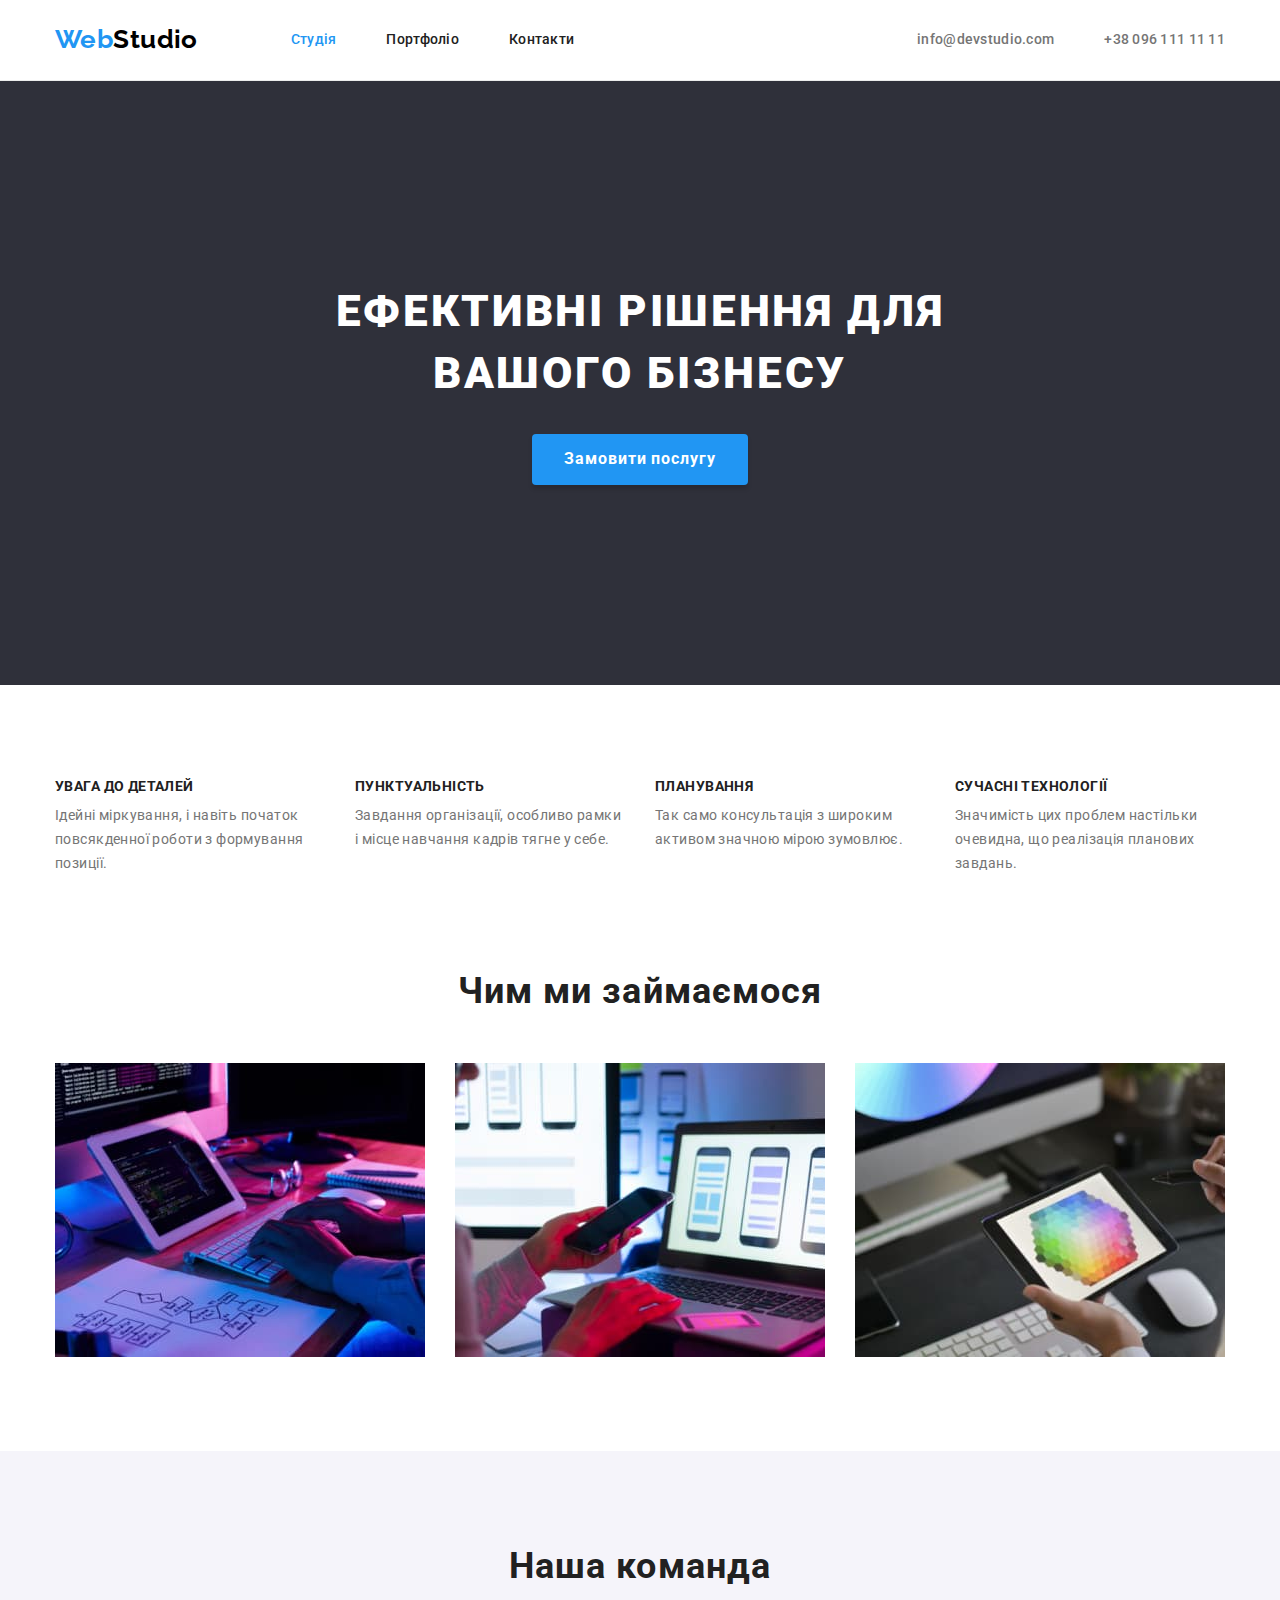
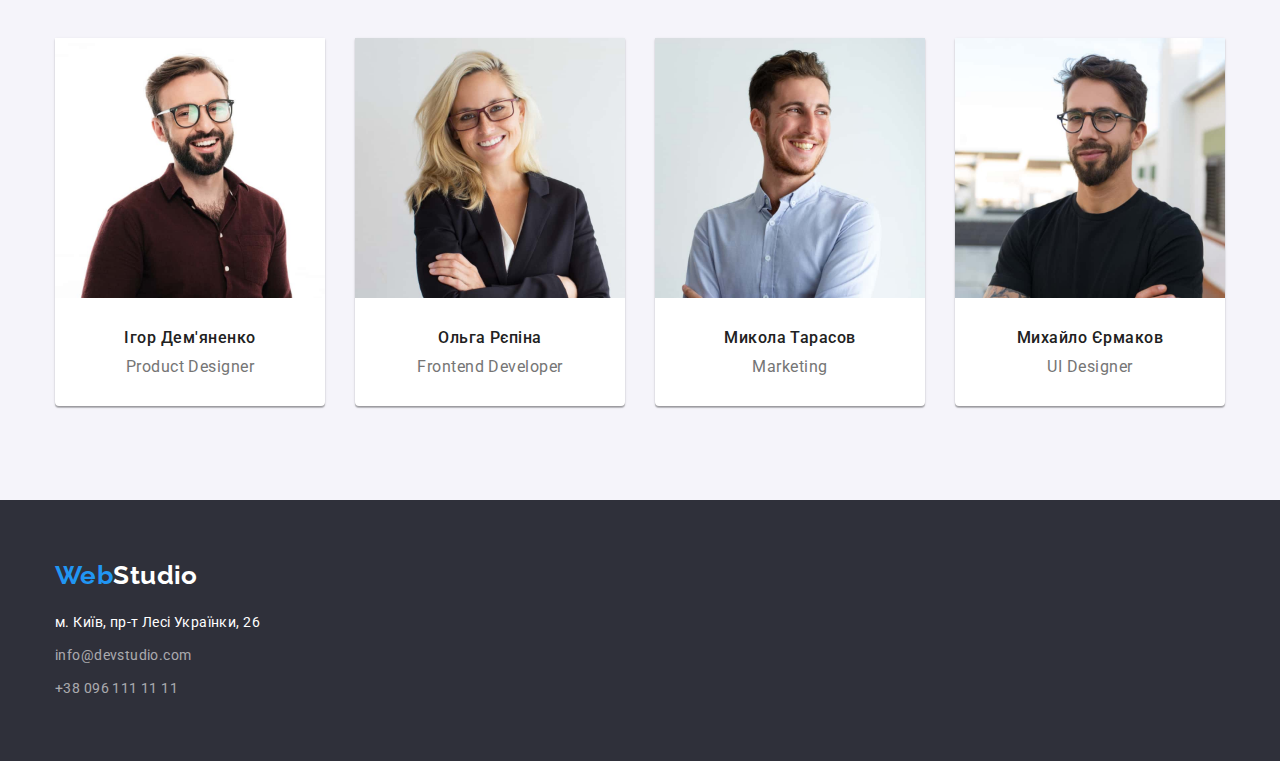
<file: index.html>
<!DOCTYPE html>
<html lang="uk">
  <head>
    <meta charset="UTF-8" />
    <meta http-equiv="X-UA-Compatible" content="IE=edge" />
    <meta name="viewport" content="width=device-width, initial-scale=1.0" />
    <title>Студія</title>
    <link rel="preconnect" href="https://fonts.googleapis.com" />
    <link rel="preconnect" href="https://fonts.gstatic.com" crossorigin />
    <link
      href="https://fonts.googleapis.com/css2?family=Raleway:wght@700&family=Roboto:wght@400;500;700;900&display=swap"
      rel="stylesheet"
    />
    <link
      rel="stylesheet"
      href="https://cdnjs.cloudflare.com/ajax/libs/modern-normalize/1.1.0/modern-normalize.css"
      integrity="sha512-Y0MM+V6ymRKN2zStTqzQ227DWhhp4Mzdo6gnlRnuaNCbc+YN/ZH0sBCLTM4M0oSy9c9VKiCvd4Jk44aCLrNS5Q=="
      crossorigin="anonymous"
      referrerpolicy="no-referrer"
    />
    <link rel="stylesheet" href="./css/styles.css" />
  </head>
  <body>
    <header class="header border">
      <div class="container header-position">
        <a href="./index.html" class="link logo-top" lang="en"
          ><span class="logo-accent">Web</span>Studio</a
        >
        <nav>
          <ul class="list nav-list">
            <li class="nav-item">
              <a href="./index.html" class="link current nav-link">Студія</a>
            </li>
            <li class="nav-item">
              <a href="./portfolio.html" class="link nav-link">Портфоліо</a>
            </li>
            <li class="nav-item">
              <a href="" class="link nav-link">Контакти</a>
            </li>
          </ul>
        </nav>
        <ul class="list contact-list">
          <li class="contact-item">
            <a href="mailto:info@devstudio.com" class="link contact-link"
              >info@devstudio.com</a
            >
          </li>
          <li class="contact-item">
            <a href="tel:+380961111111" class="link contact-link"
              >+38 096 111 11 11</a
            >
          </li>
        </ul>
      </div>
    </header>
    <main>
      <section class="hero">
        <div class="hero-content container">
          <h1 class="hero-text">Ефективні рішення для вашого бізнесу</h1>
          <button type="button" class="hero-button">Замовити послугу</button>
        </div>
      </section>
      <section class="features">
        <div class="container">
          <h2 class="section-title hidden">Переваги</h2>
          <ul class="list features-list">
            <li class="features-item">
              <h3 class="features-title">Увага до деталей</h3>
              <p class="features-info">
                Ідейні міркування, і навіть початок повсякденної роботи з
                формування позиції.
              </p>
            </li>
            <li class="features-item">
              <h3 class="features-title">Пунктуальність</h3>
              <p class="features-info">
                Завдання організації, особливо рамки і місце навчання кадрів
                тягне у себе.
              </p>
            </li>
            <li class="features-item">
              <h3 class="features-title">Планування</h3>
              <p class="features-info">
                Так само консультація з широким активом значною мірою зумовлює.
              </p>
            </li>
            <li class="features-item">
              <h3 class="features-title">Сучасні технології</h3>
              <p class="features-info">
                Значимість цих проблем настільки очевидна, що реалізація
                планових завдань.
              </p>
            </li>
          </ul>
        </div>
      </section>
      <section class="about section">
        <div class="container">
          <h2 class="section-title">Чим ми займаємося</h2>
          <ul class="list about-list">
            <li class="about-item">
              <img
                src="./images/box-1.jpg"
                alt="Розробка десктопних додатків"
                width="370"
              />
            </li>
            <li class="about-item">
              <img
                src="./images/box-2.jpg"
                alt="Розробка мобільних додатків"
                width="370"
              />
            </li>
            <li class="about-item">
              <img
                src="./images/box-3.jpg"
                alt="Розробка дизайну"
                width="370"
              />
            </li>
          </ul>
        </div>
      </section>
      <section class="team section">
        <div class="container">
          <h2 class="section-title">Наша команда</h2>
          <ul class="list team-list">
            <li class="team-card">
              <a href="" class="link">
                <img
                  src="./images/team-1.jpg"
                  alt="Фото Ігоря Дем'яненко"
                  width="270"
                />
                <div class="team-content">
                  <h3 class="team-name">Ігор Дем'яненко</h3>
                  <p lang="en" class="team-position">Product Designer</p>
                </div>
              </a>
            </li>
            <li class="team-card">
              <a href="" class="link">
                <img
                  src="./images/team-2.jpg"
                  alt="Фото Ольги Рєпіної"
                  width="270"
                />
                <div class="team-content">
                  <h3 class="team-name">Ольга Рєпіна</h3>
                  <p class="team-position" lang="en">Frontend Developer</p>
                </div>
              </a>
            </li>
            <li class="team-card">
              <a href="" class="link">
                <img
                  src="./images/team-3.jpg"
                  alt="Фото Миколи Тарасова"
                  width="270"
                />
                <div class="team-content">
                  <h3 class="team-name">Микола Тарасов</h3>
                  <p class="team-position" lang="en">Marketing</p>
                </div>
              </a>
            </li>
            <li class="team-card">
              <a href="" class="link">
                <img
                  src="./images/team-4.jpg"
                  alt="Фото Михайла Єрмакова"
                  width="270"
                />
                <div class="team-content">
                  <h3 class="team-name">Михайло Єрмаков</h3>
                  <p class="team-position" lang="en">UI Designer</p>
                </div>
              </a>
            </li>
          </ul>
        </div>
      </section>
    </main>
    <footer class="footer">
      <div class="container">
        <a href="./index.html" class="link logo-bottom" lang="en">
          <span class="logo-accent">Web</span>Studio</a
        >

        <address>
          <ul class="list footer-contacts">
            <li class="item">
              <a
                href="https://www.google.com/maps/d/embed?mid=10uSM3H-mIU3GznYo2szRIEphczw&hl=en_US&ehbc=2E312F"
                target="_blank"
                rel="noopener noreferrer nofollow"
                class="link location address-action"
              >
                м. Київ, пр-т Лесі Українки, 26
              </a>
            </li>
            <li class="item">
              <a
                href="mailto:info@devstudio.com"
                class="link mail address-action"
              >
                info@devstudio.com</a
              >
            </li>
            <li class="item">
              <a href="tel:+380961111111" class="link phone address-action"
                >+38 096 111 11 11</a
              >
            </li>
          </ul>
        </address>
      </div>
    </footer>
  </body>
</html>
</file>
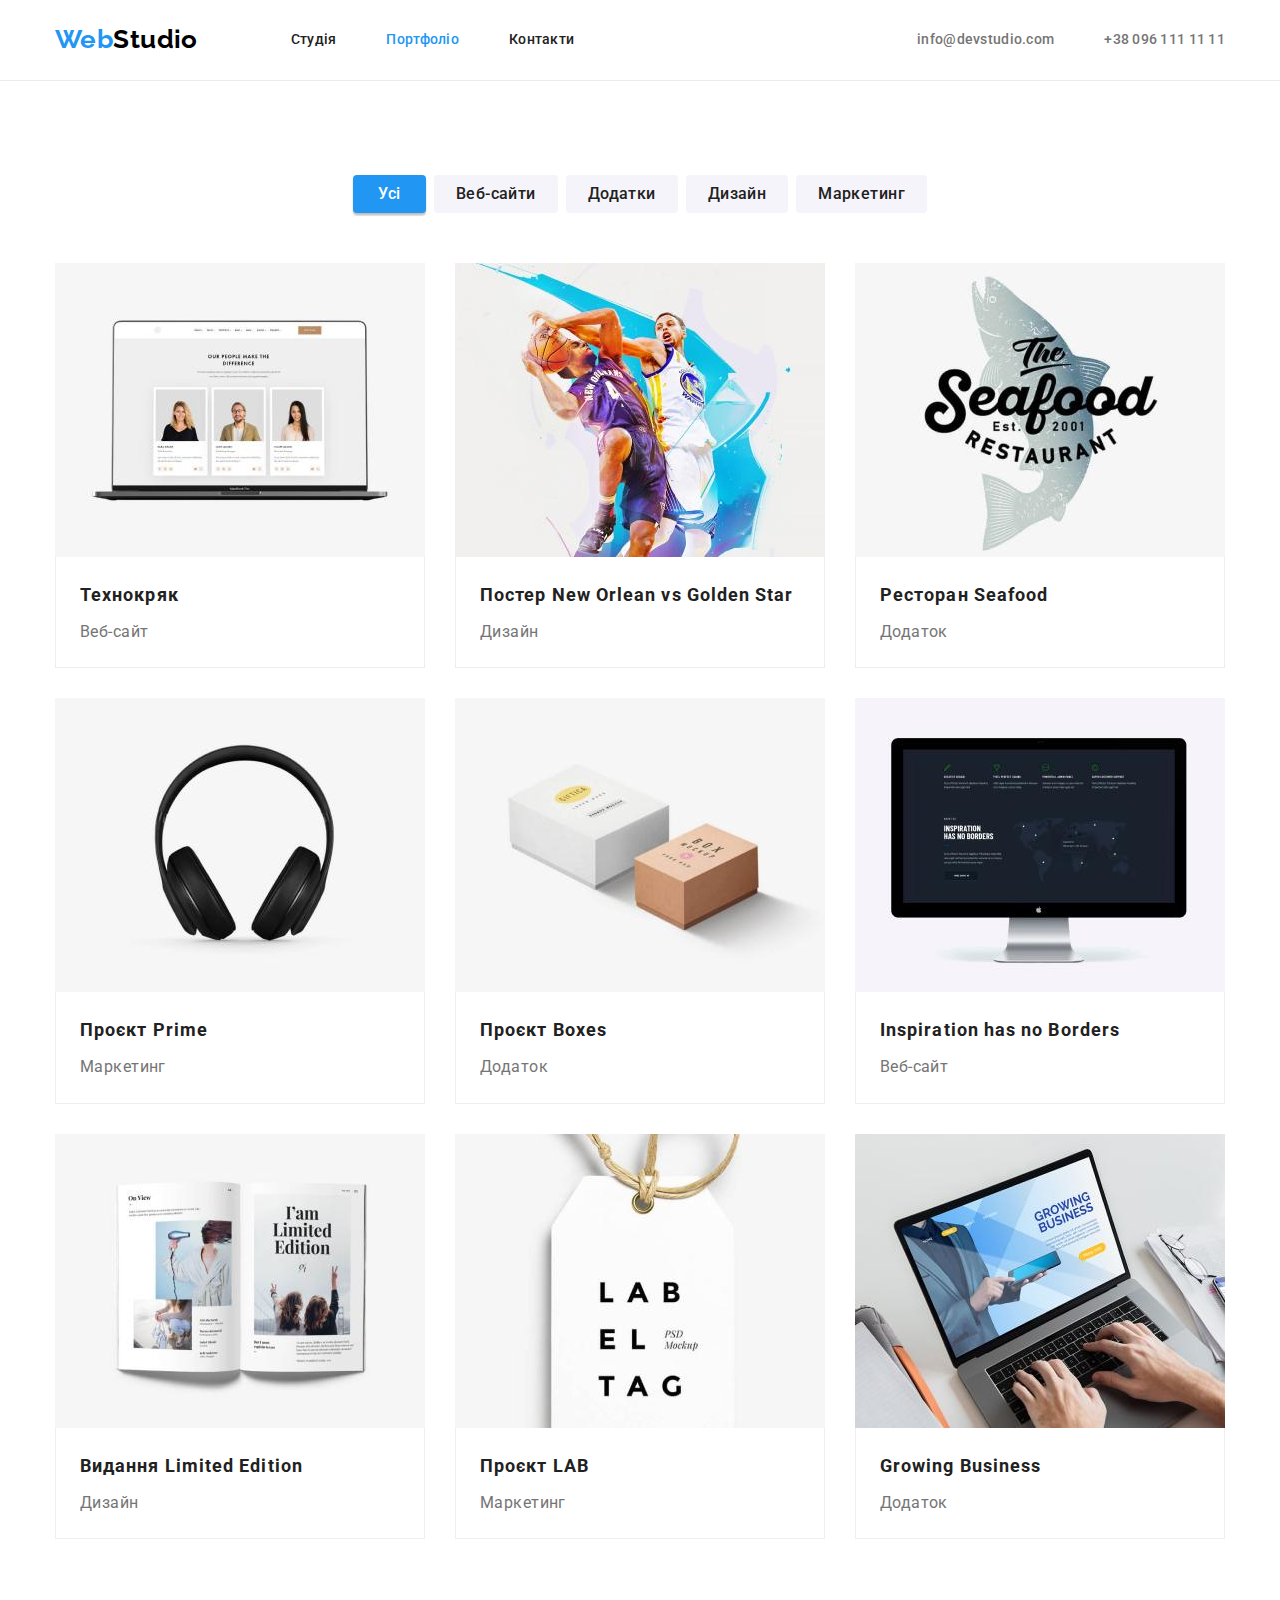
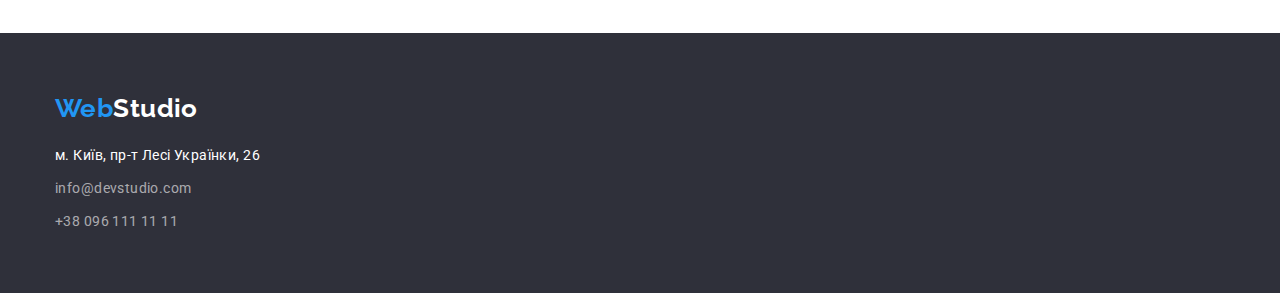
<file: portfolio.html>
<!DOCTYPE html>
<html lang="uk">
  <head>
    <meta charset="UTF-8" />
    <meta http-equiv="X-UA-Compatible" content="IE=edge" />
    <meta name="viewport" content="width=device-width, initial-scale=1.0" />
    <title>Портфоліо</title>
    <link rel="preconnect" href="https://fonts.googleapis.com" />
    <link rel="preconnect" href="https://fonts.gstatic.com" crossorigin />
    <link
      href="https://fonts.googleapis.com/css2?family=Raleway:wght@700&family=Roboto:wght@400;500;700;900&display=swap"
      rel="stylesheet"
    />
    <link
      rel="stylesheet"
      href="https://cdnjs.cloudflare.com/ajax/libs/modern-normalize/1.1.0/modern-normalize.css"
      integrity="sha512-Y0MM+V6ymRKN2zStTqzQ227DWhhp4Mzdo6gnlRnuaNCbc+YN/ZH0sBCLTM4M0oSy9c9VKiCvd4Jk44aCLrNS5Q=="
      crossorigin="anonymous"
      referrerpolicy="no-referrer"
    />
    <link rel="stylesheet" href="./css/styles.css" />
  </head>
  <body>
    <header class="header border">
      <div class="container header-position">
        <a href="./index.html" class="link logo-top" lang="en"
          ><span class="logo-accent">Web</span>Studio</a
        >
        <nav>
          <ul class="list nav-list">
            <li class="nav-item">
              <a href="./index.html" class="link nav-link">Студія</a>
            </li>
            <li class="nav-item">
              <a href="./portfolio.html" class="link current nav-link"
                >Портфоліо</a
              >
            </li>
            <li class="nav-item">
              <a href="" class="link nav-link">Контакти</a>
            </li>
          </ul>
        </nav>
        <ul class="list contact-list">
          <li class="contact-item">
            <a href="mailto:info@devstudio.com" class="link contact-link"
              >info@devstudio.com</a
            >
          </li>
          <li class="contact-item">
            <a href="tel:+380961111111" class="link contact-link"
              >+38 096 111 11 11</a
            >
          </li>
        </ul>
      </div>
    </header>
    <main>
      <section class="works section">
        <!-- Заголовок, який я сховала в css -->

        <div class="container">
          <h1 class="section-title hidden">Наші роботи</h1>
          <ul class="list filter-list">
            <li class="filter-item">
              <button type="button" class="filter-button current">Усі</button>
            </li>
            <li class="filter-item">
              <button type="button" class="filter-button">Веб-сайти</button>
            </li>
            <li class="filter-item">
              <button type="button" class="filter-button">Додатки</button>
            </li>
            <li class="filter-item">
              <button type="button" class="filter-button">Дизайн</button>
            </li>
            <li class="filter-item">
              <button type="button" class="filter-button">Маркетинг</button>
            </li>
          </ul>
          <ul class="list work-list">
            <li class="work-item">
              <a href="" class="link">
                <img src="./images/portf-1.jpg" alt="Веб-сайт" width="370" />
                <div class="border">
                  <h2 class="work-title">Технокряк</h2>
                  <p class="work-description">Веб-сайт</p>
                </div>
              </a>
            </li>
            <li class="work-item">
              <a href="" class="link">
                <img src="./images/portf-2.jpg" alt="Дизайн" width="370" />
                <div class="border">
                  <h2 class="work-title">
                    Постер <span lang="en">New Orlean vs Golden Star</span>
                  </h2>
                  <p class="work-description">Дизайн</p>
                </div>
              </a>
            </li>
            <li class="work-item">
              <a href="" class="link">
                <img src="./images/portf-3.jpg" alt="Додаток" width="370" />
                <div class="border">
                  <h2 class="work-title">
                    Ресторан <span lang="en">Seafood</span>
                  </h2>
                  <p class="work-description">Додаток</p>
                </div>
              </a>
            </li>
            <li class="work-item">
              <a href="" class="link">
                <img
                  src="./images/portf-4.jpg"
                  alt="Маркетинговий проєкт"
                  width="370"
                />
                <div class="border">
                  <h2 class="work-title">
                    Проєкт <span lang="en">Prime</span>
                  </h2>
                  <p class="work-description">Маркетинг</p>
                </div>
              </a>
            </li>
            <li class="work-item">
              <a href="" class="link">
                <img src="./images/portf-5.jpg" alt="Додаток" width="370" />
                <div class="border">
                  <h2 class="work-title">
                    Проєкт <span lang="en">Boxes</span>
                  </h2>
                  <p class="work-description">Додаток</p>
                </div>
              </a>
            </li>
            <li class="work-item">
              <a href="" class="link">
                <img src="./images/portf-6.jpg" alt="Веб-сайт" width="370" />
                <div class="border">
                  <h2 class="work-title" lang="en">
                    Inspiration has no Borders
                  </h2>
                  <p class="work-description">Веб-сайт</p>
                </div>
              </a>
            </li>
            <li class="work-item">
              <a href="" class="link">
                <img src="./images/portf-7.jpg" alt="Дизайн" width="370" />
                <div class="border">
                  <h2 class="work-title">
                    Видання <span lang="en">Limited Edition</span>
                  </h2>
                  <p class="work-description">Дизайн</p>
                </div>
              </a>
            </li>
            <li class="work-item">
              <a href="" class="link">
                <img
                  src="./images/portf-8.jpg"
                  alt="Маркетинговий проєкт"
                  width="370"
                />
                <div class="border">
                  <h2 class="work-title">Проєкт <span lang="en">LAB</span></h2>
                  <p class="work-description">Маркетинг</p>
                </div>
              </a>
            </li>
            <li class="work-item">
              <a href="" class="link">
                <img src="./images/portf-9.jpg" alt="Додаток" width="370" />
                <div class="border">
                  <h2 class="work-title" lang="en">Growing Business</h2>
                  <p class="work-description">Додаток</p>
                </div>
              </a>
            </li>
          </ul>
        </div>
      </section>
    </main>
    <footer class="footer">
      <div class="container">
        <a href="./index.html" class="link logo-bottom" lang="en">
          <span class="logo-accent">Web</span>Studio</a
        >
        <address>
          <ul class="list footer-contacts">
            <li class="item">
              <a
                href="https://www.google.com/maps/d/embed?mid=10uSM3H-mIU3GznYo2szRIEphczw&hl=en_US&ehbc=2E312F"
                target="_blank"
                rel="noopener noreferrer nofollow"
                class="link location address-action"
              >
                м. Київ, пр-т Лесі Українки, 26
              </a>
            </li>
            <li class="item">
              <a
                href="mailto:info@devstudio.com"
                class="link mail address-action"
              >
                info@devstudio.com</a
              >
            </li>
            <li class="item">
              <a href="tel:+380961111111" class="link phone address-action"
                >+38 096 111 11 11</a
              >
            </li>
          </ul>
        </address>
      </div>
    </footer>
  </body>
</html>
</file>
<file: css/styles.css>
:root {
  --primary-fill-color: #ffffff;
  --dark-fill-color: #2f303a;
  --accent-color: #2196f3;
  --secondary-fill-color: #f5f4fa;
  --hero-btn-active-color: #188CE8;
  --logo-dark-color: #000000;
  --logo-light-color: #ffffff;
  --primary-text-color: #757575;
  --secondary-text-color: #212121;
  --light-text-color: #ffffff;
  --bottom-contacts-color: rgba(255, 255, 255, 0.6);
  --header-border-color: #ececec;
  --portfolio-border-color: #EEEEEE;
  --main-font: "Roboto", -apple-system, BlinkMacSystemFont, "Segoe UI", "Oxygen",
    "Ubuntu", "Cantarell", "Fira Sans", "Droid Sans", "Helvetica Neue",
    sans-serif;
  --logo-font: "Raleway", sans-serif;
}



body {
  
  font-family: var(--main-font);
  font-size: 14px;
  font-style: normal;
  letter-spacing: 0.03em;
  background-color: var(--primary-fill-color);
  color: var(--primary-text-color);
}

.container {
  
  width: 1200px;
  padding-left: 15px;
  padding-right: 15px;
  margin-left: auto;
  margin-right: auto;

}

.list {
  padding: 0;
  margin: 0;
  list-style: none;
}

.link {
  text-decoration: none;
}

h1,
h2,
h3,
h4,
h5,
h6,
p {
  margin-top: 0;
  margin-bottom: 0;
}

img {
  display: block;
  max-width: 100%;
  height: auto;
}



.header {
  padding-top: 24px;
  padding-bottom: 25px;
  border-bottom: 1px solid var(--header-border-color);
}

.header-position {
  display: flex;
  align-items: center;
}

.logo-top,
.logo-bottom {

  font-family: var(--logo-font);
  font-weight: 700;
  font-size: 26px;
  line-height: 1.2;
}

.logo-top {
  margin-right: 93px;

  color: var(--logo-dark-color);
}

.logo-accent {
  color: var(--accent-color);
}


.nav-list {
  display: flex;
  
}

.nav-item:not(:last-child) {
  margin-right: 50px;

}

.nav-link, .contact-link {
  font-weight: 500;
  line-height: 1.14;
  letter-spacing: 0.02em;
}

.nav-link {
  padding-top: 32px;
  padding-bottom: 32px;
  color: var(--secondary-text-color);
}

.nav-link:hover,
.nav-link:focus,
.contact-link:hover,
.contact-link:focus,
.current.nav-link {
  color: var(--accent-color);
} 


.contact-list {
  display: flex;
  margin-left: auto;
}

.contact-link {
  color: var(--primary-text-color);
}

.contact-item + .contact-item {
  margin-left: 50px;
}


.hero {

  padding-top: 200px;
  padding-bottom: 200px;
  background-color: var(--dark-fill-color);
  
  letter-spacing: 0.06em;
}

.hero-content {
text-align: center;
max-width: 696px;
margin-left: auto;
margin-right: auto;
}

.hero-text {
  
  margin-bottom: 30px;

  font-weight: 900;
  font-size: 44px;
  line-height: 1.4;
  letter-spacing: 0.06em;
 
  text-transform: uppercase;

  color: var(--light-text-color);
}

.hero-button {

  padding: 10px 32px;
  
  font-family: inherit;
  font-weight: 700;
  font-size: 16px;
  line-height: 1.9;
  letter-spacing: 0.06em;

  color: var(--light-text-color);
  background-color: var(--accent-color);
  box-shadow: 0px 4px 4px rgba(0, 0, 0, 0.15);
  border: none;
  border-radius: 4px;

  cursor: pointer;
}

.hero-button:hover,
.hero-button:focus {
  background: var(--hero-btn-active-color);
}

.section {
  padding-top: 94px;
  padding-bottom: 94px;
}

.section-title {

  margin-bottom: 50px;

  font-size: 36px;
  line-height: 1.2;
  text-align: center;
  letter-spacing: 0.03em;

  color: var(--secondary-text-color);
}

.features {
  padding-top: 94px;
}

.features-list {
  display: flex;
}

.features-item {
  width: 270px;
}

.features-item:not(:first-child) {
  margin-left: 30px;
}
.features-title {
  margin-bottom: 10px;

  font-size: 14px;
  line-height: 1.1;
  letter-spacing: 0.03em;
  text-transform: uppercase;
  color: var(--secondary-text-color);
}

.features-info {
  line-height: 1.7;
}

.hidden {
  position: absolute;
  width: 1px;
  height: 1px;
  margin: -1px;
  border: 0;
  padding: 0;

  white-space: nowrap;
  clip-path: inset(100%);
  clip: rect(0 0 0 0);
  overflow: hidden;
}

.about-list {
  display: flex;
}

.about-item {
  width: 370px;
}

.about-item + .about-item {
  margin-left: 30px;
}

.team {
  background-color: var(--secondary-fill-color);
}

.team-list {
  display: flex;
}

.team-card {

  width: 270px;

  background-color: var(--primary-fill-color);
  box-shadow: 0px 1px 3px rgba(0, 0, 0, 0.12), 0px 1px 1px rgba(0, 0, 0, 0.14),
    0px 2px 1px rgba(0, 0, 0, 0.2);
  border-radius: 0px 0px 4px 4px;
}

.team-card + .team-card {
  margin-left: 30px;
}

.team-name,
.team-position {
 
  font-size: 16px;
  line-height: 1.2;
  text-align: center;

  letter-spacing: 0.03em;
}

.team-name {
  margin-bottom: 10px;
  font-weight: 500;
  color: var(--secondary-text-color);
}

.team-position {
  color: var(--primary-text-color);
}

.team-content {
  padding-top: 30px;
  padding-bottom: 30px;
}

.footer {
  background-color: var(--dark-fill-color);
  padding-top: 60px;
  padding-bottom: 60px;
}

.logo-bottom {
  display:inline-block;
  margin-bottom: 20px;
  color: var(--logo-light-color);
}

.footer-contacts {
  display: inline-block;
}

.footer-contacts > .item:not(:last-child) {
  margin-bottom: 9px;
}



.location {

  color: var(--light-text-color);
  font-style: normal;
  line-height: 1.7;
}

.mail,
.phone {
  color: var(--bottom-contacts-color);
  font-style: normal;
  line-height: 1.7;
}


.address-action:hover,
.address-action:focus
 {
  color: var(--accent-color);
}

/* Стилізація сторінки "Портфоліо" */


.filter-list {
  display: flex;
  justify-content: center;
  margin-bottom: 50px;
}


.filter-item:not(:first-child) {
  margin-left: 8px;
}

.filter-button {
  display: inline-block;
  min-width: 73px;
  padding: 6px 22px;

  background-color: var(--secondary-fill-color);
  border-radius: 4px;
  border: none;

  font-family: inherit;
  font-weight: 500;
  font-size: 16px;
  line-height: 1.6;
  letter-spacing: inherit;

  color: var(--secondary-text-color);

  cursor: pointer;
}

.filter-button:hover,
.filter-button:focus,
.filter-button.current {
  background-color: var(--accent-color);
  color: var(--light-text-color);
  /* filter: drop-shadow(0px 4px 4px rgba(0, 0, 0, 0.25)); */
  box-shadow: 0px 3px 1px rgba(0, 0, 0, 0.1), 0px 1px 2px rgba(0, 0, 0, 0.08), 0px 2px 2px rgba(0, 0, 0, 0.12);
    border-radius: 4px;
}


.work-list {
  display: flex;
  flex-wrap: wrap;
  gap: 30px;
}

.work-item {
  flex-basis: calc((100% - 60px) / 3);

}



.work-item .border {
  padding: 20px 24px;
  border-right: 1px solid var(--portfolio-border-color);
  border-bottom: 1px solid var(--portfolio-border-color);
  border-left: 1px solid var(--portfolio-border-color);
}

.work-title {
  margin-bottom: 4px;

  font-size: 18px;
  line-height: 2;
  letter-spacing: 0.06em;

  color: var(--secondary-text-color);
}
.work-description {
  font-size: 16px;
  line-height: 1.9;

  color: var(--primary-text-color);
}
</file>
